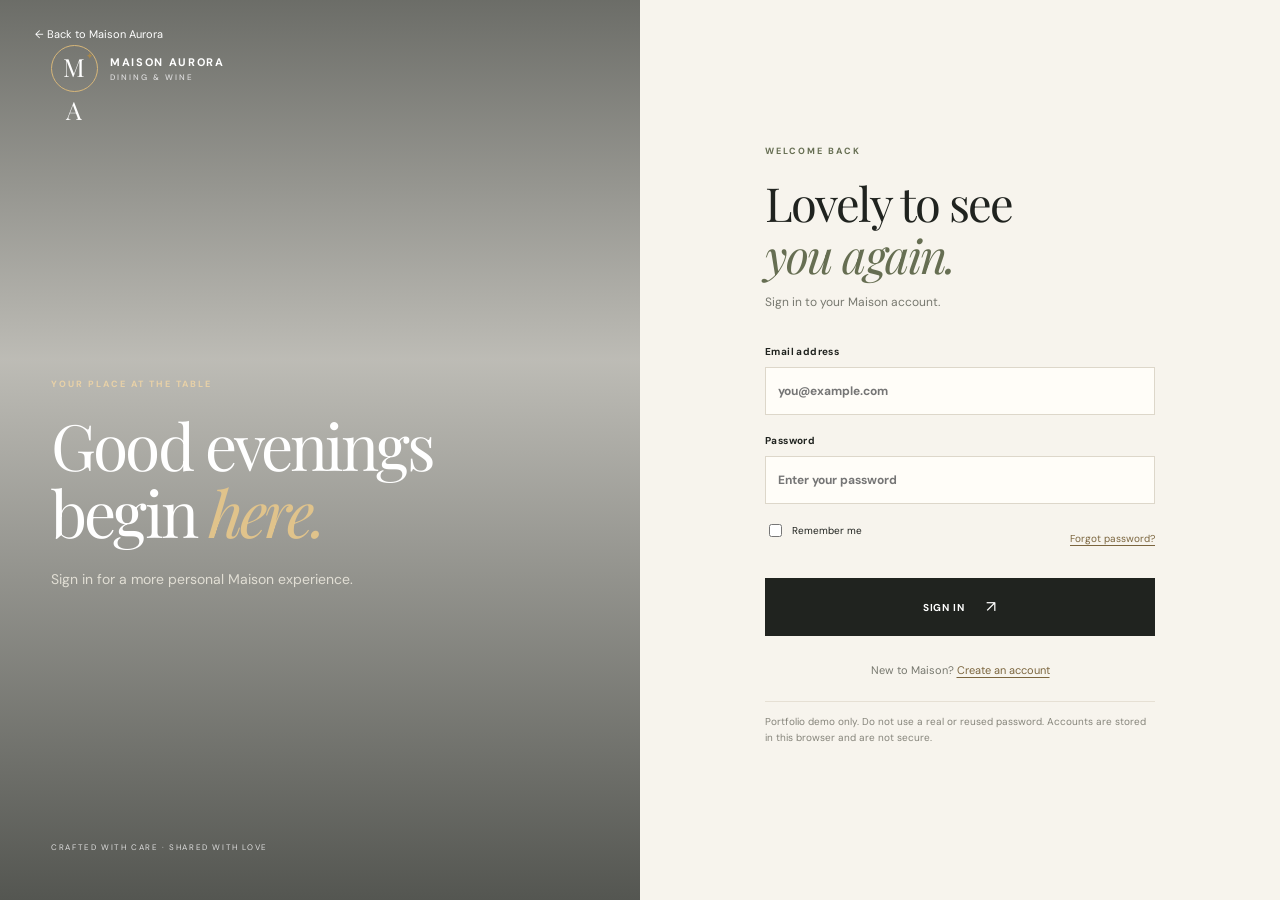
<file: login.html>
<!DOCTYPE html>
<html lang="en">
<head>
  <meta charset="UTF-8"><meta name="viewport" content="width=device-width, initial-scale=1.0">
  <title>Sign In | Maison Aurora</title>
  <link rel="preconnect" href="https://fonts.googleapis.com"><link rel="preconnect" href="https://fonts.gstatic.com" crossorigin>
  <link href="https://fonts.googleapis.com/css2?family=DM+Sans:wght@400;500;600;700&family=Playfair+Display:wght@400;500;600;700&display=swap" rel="stylesheet">
  <link rel="stylesheet" href="styles.css"><script src="script.js" defer></script>
</head>
<body class="auth-page">
  <a class="auth-back" href="index.html">← Back to Maison Aurora</a>
  <main class="auth-layout">
    <section class="auth-image"><div class="auth-image-overlay"></div><a class="brand auth-brand" href="index.html"><span class="brand-mark">M<span>✦</span>A</span><span class="brand-name">MAISON AURORA<small>DINING & WINE</small></span></a><div class="auth-image-copy"><p class="eyebrow light">YOUR PLACE AT THE TABLE</p><h1>Good evenings<br>begin <em>here.</em></h1><p>Sign in for a more personal Maison experience.</p></div><small class="auth-image-foot">CRAFTED WITH CARE · SHARED WITH LOVE</small></section>
    <section class="auth-panel"><div class="auth-form-wrap">
      <p class="eyebrow">WELCOME BACK</p><h2>Lovely to see<br><em>you again.</em></h2><p class="auth-intro">Sign in to your Maison account.</p>
      <form id="loginForm">
        <label>Email address<input type="email" id="loginEmail" name="email" placeholder="you@example.com" autocomplete="email" required></label>
        <label>Password<input type="password" id="loginPassword" name="password" placeholder="Enter your password" autocomplete="current-password" required minlength="6"></label>
        <div class="auth-options"><label class="checkbox-label"><input type="checkbox" id="rememberMe"> Remember me</label><a href="#" id="forgotPassword">Forgot password?</a></div>
        <button class="button button-dark button-full" type="submit">Sign in <span>↗</span></button>
        <p class="form-message" id="loginMessage" role="status"></p>
      </form>
      <p class="auth-switch">New to Maison? <a href="signup.html">Create an account</a></p>
      <p class="demo-warning">Portfolio demo only. Do not use a real or reused password. Accounts are stored in this browser and are not secure.</p>
    </div></section>
  </main>
</body>
</html>
</file>
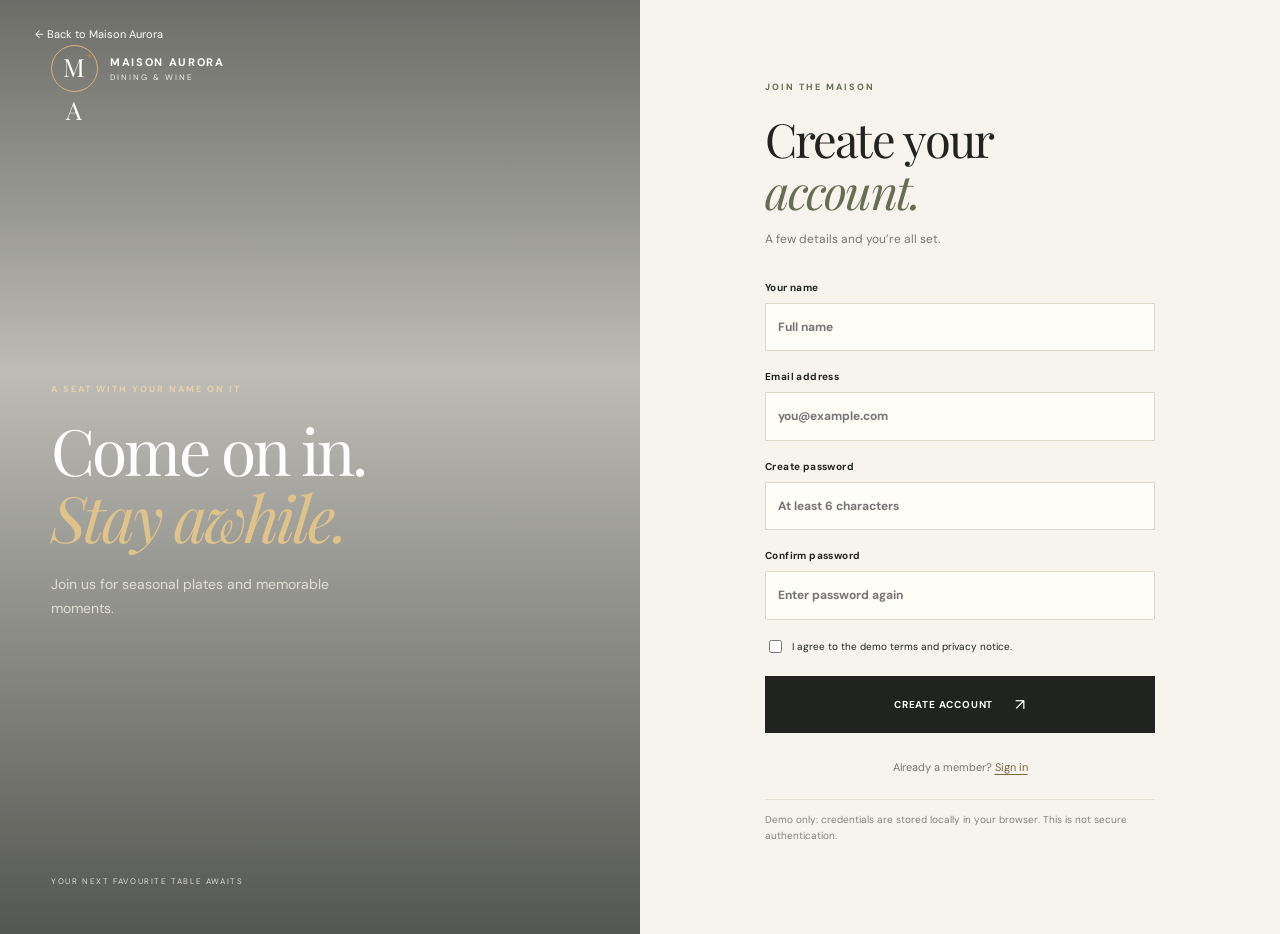
<file: signup.html>
<!DOCTYPE html>
<html lang="en">
<head>
  <meta charset="UTF-8"><meta name="viewport" content="width=device-width, initial-scale=1.0">
  <title>Create Account | Maison Aurora</title>
  <link rel="preconnect" href="https://fonts.googleapis.com"><link rel="preconnect" href="https://fonts.gstatic.com" crossorigin>
  <link href="https://fonts.googleapis.com/css2?family=DM+Sans:wght@400;500;600;700&family=Playfair+Display:wght@400;500;600;700&display=swap" rel="stylesheet">
  <link rel="stylesheet" href="styles.css"><script src="script.js" defer></script>
</head>
<body class="auth-page">
  <a class="auth-back" href="index.html">← Back to Maison Aurora</a>
  <main class="auth-layout">
    <section class="auth-image signup-image"><div class="auth-image-overlay"></div><a class="brand auth-brand" href="index.html"><span class="brand-mark">M<span>✦</span>A</span><span class="brand-name">MAISON AURORA<small>DINING & WINE</small></span></a><div class="auth-image-copy"><p class="eyebrow light">A SEAT WITH YOUR NAME ON IT</p><h1>Come on in.<br><em>Stay awhile.</em></h1><p>Join us for seasonal plates and memorable moments.</p></div><small class="auth-image-foot">YOUR NEXT FAVOURITE TABLE AWAITS</small></section>
    <section class="auth-panel"><div class="auth-form-wrap">
      <p class="eyebrow">JOIN THE MAISON</p><h2>Create your<br><em>account.</em></h2><p class="auth-intro">A few details and you’re all set.</p>
      <form id="signupForm">
        <label>Your name<input type="text" id="signupName" name="name" placeholder="Full name" autocomplete="name" required minlength="2"></label>
        <label>Email address<input type="email" id="signupEmail" name="email" placeholder="you@example.com" autocomplete="email" required></label>
        <label>Create password<input type="password" id="signupPassword" name="password" placeholder="At least 6 characters" autocomplete="new-password" required minlength="6"></label>
        <label>Confirm password<input type="password" id="confirmPassword" name="confirmPassword" placeholder="Enter password again" autocomplete="new-password" required minlength="6"></label>
        <label class="checkbox-label terms-label"><input type="checkbox" id="signupTerms" required> I agree to the demo terms and privacy notice.</label>
        <button class="button button-dark button-full" type="submit">Create account <span>↗</span></button>
        <p class="form-message" id="signupMessage" role="status"></p>
      </form>
      <p class="auth-switch">Already a member? <a href="login.html">Sign in</a></p>
      <p class="demo-warning">Demo only: credentials are stored locally in your browser. This is not secure authentication.</p>
    </div></section>
  </main>
</body>
</html>
</file>
<file: styles.css>
/* MAISON AURORA — shared styles */
:root{--ink:#20231f;--cream:#f7f4ed;--paper:#fffdf8;--olive:#666e52;--gold:#d8b779;--muted:#77786f;--line:#e6e0d4;--serif:"Playfair Display",Georgia,serif;--sans:"DM Sans",Arial,sans-serif}
*{box-sizing:border-box}html{scroll-behavior:smooth;scroll-padding-top:90px}body{margin:0;background:var(--paper);color:var(--ink);font-family:var(--sans);font-size:14px;line-height:1.7}a{color:inherit;text-decoration:none}img{display:block;width:100%;object-fit:cover}button,input,select,textarea{font:inherit}button,a,input,select,textarea{-webkit-tap-highlight-color:transparent}button:focus-visible,a:focus-visible,input:focus-visible,select:focus-visible,textarea:focus-visible{outline:2px solid var(--olive);outline-offset:3px}.announcement{background:var(--ink);color:#f5e8cc;text-align:center;padding:7px 16px;font-size:10px;letter-spacing:.12em;text-transform:uppercase}.announcement span{padding:0 9px;color:var(--gold)}
.site-header{height:88px;padding:0 6.5%;display:flex;align-items:center;justify-content:space-between;gap:24px;background:var(--paper);position:sticky;top:0;z-index:20;border-bottom:1px solid rgba(32,35,31,.08)}.brand{display:flex;align-items:center;gap:12px;flex-shrink:0}.brand-mark{font-family:var(--serif);font-size:25px;letter-spacing:-.1em;border:1px solid var(--gold);border-radius:50%;width:47px;height:47px;display:grid;place-items:center;position:relative;padding-right:4px}.brand-mark span{font-family:var(--sans);font-size:9px;color:#a8874b;position:absolute;right:3px;top:3px;letter-spacing:0}.brand-name{font-size:11px;font-weight:700;letter-spacing:.15em;line-height:1.5}.brand-name small{display:block;font-size:8px;font-weight:500;letter-spacing:.25em;color:var(--muted)}.main-nav{display:flex;align-items:center;gap:30px}.main-nav a,.login-link{font-size:11px;letter-spacing:.04em;color:#5f6058;transition:color .2s}.main-nav a:hover,.main-nav a.active,.login-link:hover{color:#9a7740}.header-actions{display:flex;align-items:center;gap:22px}.button{border:0;display:inline-flex;align-items:center;justify-content:center;gap:22px;padding:15px 21px;font-size:10px;font-weight:700;letter-spacing:.08em;text-transform:uppercase;cursor:pointer;transition:transform .2s,background .2s}.button:hover{transform:translateY(-2px)}.button span{font-size:16px;font-weight:400}.button-dark{background:var(--ink);color:#fff}.button-dark:hover{background:var(--olive)}.button-gold{background:var(--gold);color:var(--ink)}.button-small{padding:12px 15px}.button-full{width:100%}.nav-toggle{display:none;border:0;background:none;font-size:23px;cursor:pointer}
.hero{min-height:650px;height:min(760px,80vh);position:relative;background:url("https://images.unsplash.com/photo-1517248135467-4c7edcad34c4?auto=format&fit=crop&w=2200&q=90") center 55%/cover no-repeat;color:white;display:flex;align-items:center;padding:70px 12%}.hero-shade{position:absolute;inset:0;background:linear-gradient(90deg,rgba(17,21,17,.82) 0%,rgba(17,21,17,.52) 43%,rgba(17,21,17,.08) 100%),linear-gradient(0deg,rgba(0,0,0,.3),transparent 35%)}.hero-content{position:relative;z-index:1;max-width:590px}.eyebrow{font-size:9px;font-weight:700;letter-spacing:.22em;color:var(--olive);margin:0 0 18px;text-transform:uppercase}.eyebrow.light{color:#e8d1a7}.hero h1,.subpage-hero h1,.auth-image h1{font-family:var(--serif);font-size:clamp(52px,6vw,83px);line-height:1.05;font-weight:400;letter-spacing:-.045em;margin:0 0 23px}.hero h1 em,.subpage-hero h1 em,.auth-image h1 em{font-weight:400;color:#e0c38b}.hero-copy{max-width:390px;color:#e2e0d7;font-size:14px;line-height:1.9}.hero-buttons{display:flex;align-items:center;gap:28px;margin-top:32px}.text-link{display:inline-flex;gap:16px;align-items:center;border-bottom:1px solid var(--gold);padding-bottom:6px;font-size:11px;font-weight:700;letter-spacing:.04em}.text-link span{font-size:16px}.light-link{color:#fff;border-color:#bba16d}.hero-caption{position:absolute;left:6.5%;right:6.5%;bottom:25px;display:flex;justify-content:space-between;font-size:8px;letter-spacing:.2em;color:#dedbd1}.vertical-note{position:absolute;right:25px;top:48%;writing-mode:vertical-rl;font-size:8px;letter-spacing:.3em;color:#e8d1a7}
.section-pad{padding:105px 10%}.intro{display:grid;grid-template-columns:1fr 1fr;gap:11%;align-items:center}.intro-image{position:relative;padding:0 35px 35px 0}.intro-image>img{height:490px}.image-frame:after{content:"";position:absolute;right:0;bottom:0;width:70%;height:70%;border:1px solid var(--gold);z-index:-1}.image-note{position:absolute;right:0;bottom:0;background:var(--olive);color:#fff;width:145px;height:145px;display:flex;flex-direction:column;justify-content:center;align-items:center}.image-note span,.image-note small{font-size:8px;letter-spacing:.2em}.image-note strong{font-family:var(--serif);font-size:38px;font-weight:400;line-height:1.3}.intro-copy h2,.section-heading h2,.reservation-copy h2,.newsletter h2,.full-menu h2{font-family:var(--serif);font-size:clamp(38px,4.2vw,57px);font-weight:400;line-height:1.12;letter-spacing:-.04em;margin:0 0 24px}.intro-copy h2 em,.section-heading h2 em,.reservation-copy h2 em,.newsletter h2 em,.full-menu h2 em{color:var(--olive);font-weight:400}.intro-copy p:not(.eyebrow){color:var(--muted);max-width:440px;font-size:13px}.intro-copy .lead{font-family:var(--serif);font-size:20px!important;color:var(--ink)!important;line-height:1.55}.intro-copy .text-link{margin-top:20px}
.menu-section{background:var(--cream)}.section-heading{display:flex;justify-content:space-between;align-items:flex-end;margin-bottom:42px;gap:20px}.section-heading h2{margin-bottom:0}.section-heading>.text-link{margin-bottom:8px}.dish-grid{display:grid;grid-template-columns:repeat(3,1fr);gap:25px}.dish-card{min-width:0}.dish-photo{height:300px;position:relative;overflow:hidden;background:#ddd}.dish-photo img{height:100%;transition:transform .5s}.dish-card:hover .dish-photo img{transform:scale(1.04)}.dish-number{position:absolute;left:15px;top:15px;background:var(--paper);width:33px;height:33px;display:grid;place-items:center;font-family:var(--serif);font-size:13px}.dish-info{display:flex;justify-content:space-between;gap:12px;padding:18px 0;border-bottom:1px solid #d9d3c6}.dish-info h3,.menu-item h3{font-family:var(--serif);font-size:19px;font-weight:500;margin:0 0 4px}.dish-info p,.menu-item p{font-size:10px;color:var(--muted);margin:0;line-height:1.7}.dish-info strong{font-size:13px;white-space:nowrap;padding-top:3px}
.quote-band{padding:90px 20px;text-align:center;background:#6a7059;color:white}.quote-mark{font-family:var(--serif);font-size:65px;line-height:.8;color:var(--gold)}.quote-band blockquote{font-family:var(--serif);font-size:clamp(34px,4vw,52px);line-height:1.2;margin:12px 0 20px}.quote-band blockquote em{color:#e4cb9d;font-weight:400}.quote-band>p{font-size:8px;letter-spacing:.24em;color:#e7ddc9}
.reservation-section{display:grid;grid-template-columns:.8fr 1.2fr;gap:10%;align-items:start}.reservation-copy h2{font-size:clamp(40px,4.4vw,58px)}.reservation-copy>p:not(.eyebrow){max-width:360px;color:var(--muted);font-size:13px}.contact-mini{display:flex;align-items:flex-start;gap:15px;margin-top:25px}.contact-mini>span{color:#b28d4e}.contact-mini strong{font-size:11px}.contact-mini p{margin:2px 0;color:var(--muted);font-size:11px}.reservation-form{padding:36px;background:#f7f4ed}.reservation-form h3{font-family:var(--serif);font-size:30px;font-weight:400;margin:-5px 0 25px}.reservation-form label,.auth-form-wrap form>label{display:block;font-size:10px;font-weight:700;letter-spacing:.04em;margin-bottom:17px}.reservation-form input,.reservation-form select,.reservation-form textarea,.auth-form-wrap input:not([type=checkbox]){display:block;width:100%;margin-top:7px;border:1px solid #ddd7ca;background:#fffdf8;padding:13px 12px;font-size:12px;color:var(--ink);border-radius:0}.reservation-form textarea{resize:vertical}.form-row{display:grid;grid-template-columns:1fr 1fr;gap:16px}.form-note,.demo-warning{font-size:10px;color:#85847a;line-height:1.6}.form-message{font-size:12px;color:#52613d;min-height:0;margin:10px 0 0}.newsletter{background:#292e27;color:white;padding:70px 10%;display:flex;justify-content:space-between;align-items:center;gap:40px}.newsletter h2{font-size:42px;margin:0}.newsletter h2 em{color:var(--gold)}.newsletter-form{width:min(390px,100%);display:flex;position:relative;border-bottom:1px solid #777d6e}.newsletter-form input{background:transparent;color:white;border:0;padding:15px 0;flex:1;min-width:0;outline:none}.newsletter-form input::placeholder{color:#c0c1b8}.newsletter-form button{background:transparent;color:var(--gold);border:0;font-size:25px;cursor:pointer}.newsletter-form p{position:absolute;top:100%;font-size:11px;color:#e6d3a8}.site-footer{padding:45px 6.5% 25px;text-align:center;background:var(--paper)}.footer-brand{justify-content:center}.site-footer>p{font-family:var(--serif);font-size:17px;color:var(--muted)}.footer-links{display:flex;justify-content:center;gap:25px;margin:20px 0 25px}.footer-links a,.site-footer>small{font-size:10px;color:var(--muted)}.site-footer>small{border-top:1px solid var(--line);display:block;padding-top:20px}
.subpage-hero{min-height:390px;padding:80px 12%;background:linear-gradient(90deg,rgba(23,28,23,.8),rgba(23,28,23,.25)),url("https://images.unsplash.com/photo-1414235077428-338989a2e8c0?auto=format&fit=crop&w=2000&q=85") center/cover;color:white}.subpage-hero h1{font-size:clamp(48px,6vw,70px)}.subpage-hero>p:last-child{color:#e5e1d7;max-width:450px}.full-menu{padding-top:75px}.menu-toolbar{display:flex;justify-content:space-between;align-items:flex-end;gap:30px;margin-bottom:38px}.menu-toolbar h2{font-size:42px;margin:0}.filter-buttons{display:flex;gap:7px;flex-wrap:wrap}.filter-btn{padding:10px 13px;background:transparent;border:1px solid var(--line);font-size:10px;cursor:pointer}.filter-btn.active,.filter-btn:hover{background:var(--ink);border-color:var(--ink);color:white}.full-menu-grid{display:grid;grid-template-columns:1fr 1fr;gap:24px 36px}.menu-item{display:grid;grid-template-columns:115px 1fr auto;gap:17px;align-items:center;border-bottom:1px solid var(--line);padding-bottom:20px}.menu-item img{width:115px;height:105px}.menu-category{font-size:8px;letter-spacing:.16em;color:var(--olive);font-weight:700}.menu-item h3{margin:4px 0}.menu-item strong{font-size:12px;align-self:start;padding-top:23px}.menu-disclaimer{font-size:10px;color:var(--muted);margin-top:30px}.menu-cta{margin-top:70px;padding:40px;background:var(--cream);display:flex;justify-content:space-between;align-items:center;gap:20px}.menu-cta h2{font-size:32px;margin:0}
.auth-page{background:var(--cream);min-height:100vh}.auth-back{position:absolute;top:25px;left:35px;z-index:5;color:white;font-size:11px}.auth-layout{min-height:100vh;display:grid;grid-template-columns:1fr 1fr}.auth-image{position:relative;min-height:100vh;padding:45px 8%;background:url("https://images.unsplash.com/photo-1517248135467-4c7edcad34c4?auto=format&fit=crop&w=1300&q=90") center/cover;color:white;display:flex;flex-direction:column;justify-content:space-between}.signup-image{background-image:url("https://images.unsplash.com/photo-1514933651103-005eec06c04b?auto=format&fit=crop&w=1300&q=90")}.auth-image-overlay{position:absolute;inset:0;background:linear-gradient(180deg,rgba(15,19,15,.6),rgba(15,19,15,.25) 40%,rgba(15,19,15,.7))}.auth-brand,.auth-image-copy,.auth-image-foot{position:relative;z-index:1}.auth-brand .brand-name small{color:#ddd}.auth-image-copy{margin-top:auto;margin-bottom:auto;padding:80px 0 30px}.auth-image h1{font-size:clamp(48px,5vw,70px)}.auth-image-copy>p:last-child{color:#e1ded4;max-width:320px}.auth-image-foot{font-size:8px;letter-spacing:.2em;color:#ddd}.auth-panel{display:flex;align-items:center;justify-content:center;padding:80px 10%}.auth-form-wrap{width:min(390px,100%)}.auth-form-wrap h2{font-family:var(--serif);font-size:47px;line-height:1.1;font-weight:400;letter-spacing:-.04em;margin:0 0 12px}.auth-form-wrap h2 em{color:var(--olive);font-weight:400}.auth-intro{font-size:12px;color:var(--muted);margin-bottom:30px}.auth-form-wrap form{margin-top:24px}.auth-options{display:flex;justify-content:space-between;align-items:center;margin:0 0 22px;font-size:10px}.auth-options a,.auth-switch a{color:#7b653e;text-decoration:underline;text-underline-offset:3px}.checkbox-label{display:flex!important;align-items:center;gap:7px;font-size:10px!important;font-weight:400!important;letter-spacing:0!important;margin:0 0 16px!important}.checkbox-label input{accent-color:var(--olive)}.auth-switch{text-align:center;font-size:11px;color:var(--muted);margin-top:25px}.terms-label{margin:5px 0 20px!important}.demo-warning{border-top:1px solid var(--line);padding-top:12px;margin-top:22px}.sr-only{position:absolute;width:1px;height:1px;padding:0;margin:-1px;overflow:hidden;clip:rect(0,0,0,0);white-space:nowrap;border:0}
@media(max-width:1050px){.site-header{padding:0 4%;gap:15px}.main-nav{gap:17px}.header-actions{gap:13px}.brand-name{font-size:9px}.section-pad{padding:80px 7%}.hero{padding-left:9%}.intro{gap:7%}.dish-photo{height:240px}.reservation-section{gap:6%}.reservation-form{padding:26px}.menu-item{grid-template-columns:90px 1fr auto;gap:12px}.menu-item img{width:90px;height:90px}}
@media(max-width:760px){.announcement{font-size:8px}.site-header{height:74px;padding:0 5%}.brand-mark{width:40px;height:40px;font-size:21px}.brand-name{font-size:9px}.nav-toggle{display:block;margin-left:auto}.main-nav{display:none;position:absolute;top:73px;left:0;right:0;padding:20px 6%;background:var(--paper);border-bottom:1px solid var(--line);flex-direction:column;align-items:flex-start;gap:17px}.main-nav.open{display:flex}.header-actions .login-link{display:none}.button-small{padding:10px 11px;font-size:8px;gap:8px}.hero{min-height:620px;height:75vh;padding:65px 7%;background-position:58% center}.hero h1{font-size:57px}.hero-caption{left:7%;right:7%;font-size:7px}.vertical-note{right:10px}.hero-buttons{align-items:flex-start;flex-direction:column;gap:22px}.section-pad{padding:70px 7%}.intro{grid-template-columns:1fr;gap:45px}.intro-image>img{height:380px}.intro-copy{padding-bottom:5px}.section-heading{align-items:flex-start;flex-direction:column}.dish-grid{grid-template-columns:1fr;gap:35px}.dish-photo{height:300px}.quote-band{padding:70px 15px}.reservation-section{grid-template-columns:1fr;gap:40px}.reservation-form{padding:25px 18px}.newsletter{padding:55px 7%;flex-direction:column;align-items:flex-start;gap:28px}.newsletter h2{font-size:37px}.newsletter-form{width:100%}.footer-links{gap:15px;flex-wrap:wrap}.subpage-hero{padding:75px 7%;min-height:350px}.full-menu{padding-top:55px}.menu-toolbar{align-items:flex-start;flex-direction:column}.full-menu-grid{grid-template-columns:1fr}.menu-cta{align-items:flex-start;flex-direction:column;padding:30px 24px}.auth-back{top:15px;left:18px;color:var(--ink)}.auth-layout{grid-template-columns:1fr}.auth-image{display:none}.auth-panel{padding:85px 7% 45px;min-height:100vh}.auth-form-wrap h2{font-size:43px}}
@media(max-width:420px){.brand{gap:8px}.brand-name{font-size:8px;letter-spacing:.1em}.header-actions .button{padding:10px 8px}.hero h1{font-size:49px}.form-row{grid-template-columns:1fr;gap:0}.dish-photo{height:250px}.menu-item{grid-template-columns:78px 1fr auto;gap:10px}.menu-item img{width:78px;height:82px}.menu-item h3{font-size:16px}.menu-item p{font-size:9px}.menu-item strong{font-size:11px}.filter-btn{padding:8px 10px}}
</file>
